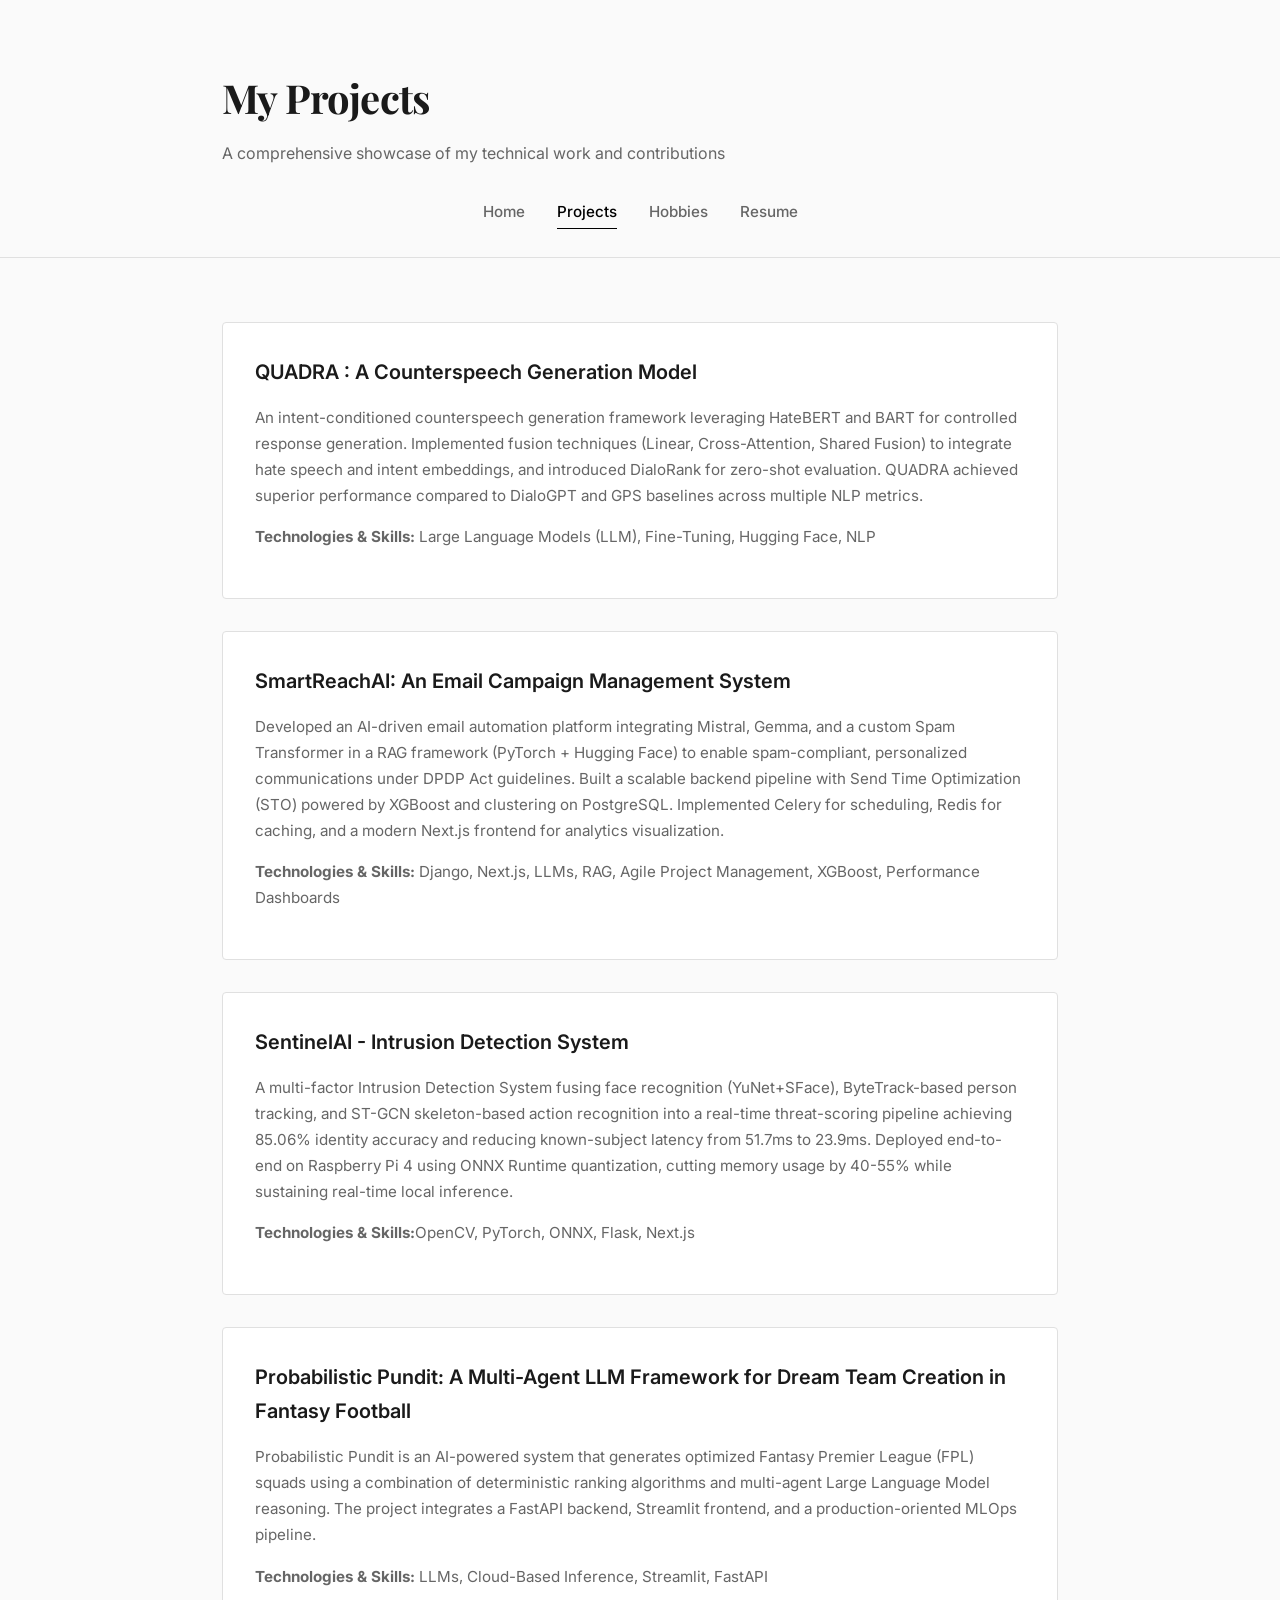
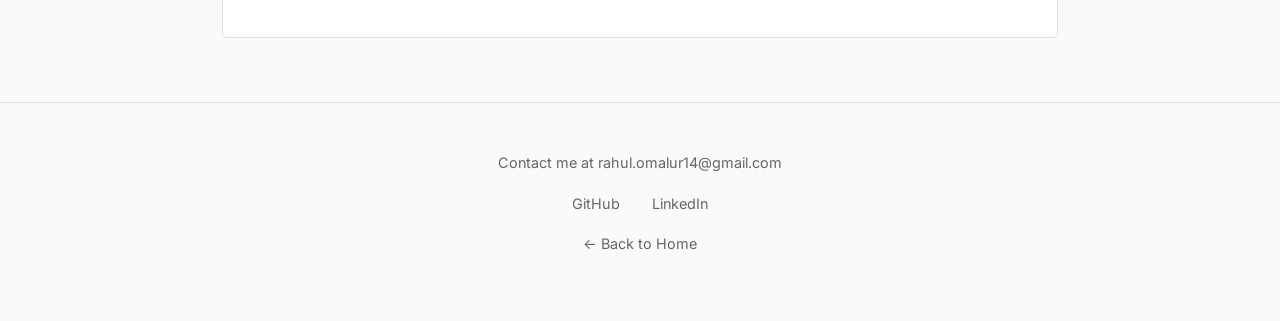
<file: projects.html>
<!DOCTYPE html>
<html lang="en">

<head>
    <meta charset="UTF-8">
    <meta name="viewport" content="width=device-width, initial-scale=1.0">
    <title>Projects | Rahul Ramesh Omalur</title>
    <link rel="preconnect" href="https://fonts.googleapis.com">
    <link rel="preconnect" href="https://fonts.gstatic.com" crossorigin>
    <link
        href="https://fonts.googleapis.com/css2?family=Inter:wght@400;500;600;700&family=Playfair+Display:wght@600;700&display=swap"
        rel="stylesheet">
    <link rel="stylesheet" href="assets/css/style.css">
    <style>
        /* Make entire card clickable */
        .project-card {
            cursor: pointer;
            transition: transform 0.2s ease, box-shadow 0.2s ease;
        }

        .project-card:hover {
            transform: translateY(-5px);
            box-shadow: 0 8px 20px rgba(0, 0, 0, 0.15);
        }
    </style>
</head>

<body>
    <header>
        <div class="container">
            <h1>My Projects</h1>
            <p>A comprehensive showcase of my technical work and contributions</p>
            <nav class="main-nav">
                <a href="index.html" class="nav-link">Home</a>
                <a href="projects.html" class="nav-link active">Projects</a>
                <a href="hobbies.html" class="nav-link">Hobbies</a>
                <a href="resume.html" class="nav-link">Resume</a>
            </nav>
        </div>
    </header>

    <main class="container">
        <section class="projects-grid">

            <div class="project-card" onclick="location.href='https://github.com/NLP-2025/NLP-Project-CounterSpeech'">
                <h2>QUADRA : A Counterspeech Generation Model</h2>
                <p>
                    An intent-conditioned counterspeech generation framework leveraging HateBERT
                    and BART for controlled response generation.
                    Implemented fusion techniques (Linear, Cross-Attention, Shared Fusion) to integrate hate speech and
                    intent embeddings, and introduced DialoRank for zero-shot evaluation.
                    QUADRA achieved superior performance compared to DialoGPT and GPS baselines across multiple NLP
                    metrics.
                </p>
                <p><b>Technologies & Skills:</b> Large Language Models (LLM), Fine-Tuning, Hugging Face, NLP</p>
            </div>

            <div class="project-card" onclick="location.href='https://github.com/SDOS-2025/SmartReach-AI'">
                <h2>SmartReachAI: An Email Campaign Management System</h2>
                <p>
                    Developed an AI-driven email automation platform integrating Mistral, Gemma, and a custom Spam
                    Transformer in a RAG framework (PyTorch + Hugging Face) to enable spam-compliant, personalized
                    communications under DPDP Act guidelines.
                    Built a scalable backend pipeline with Send Time Optimization (STO) powered by XGBoost and
                    clustering on PostgreSQL.
                    Implemented Celery for scheduling, Redis for caching, and a modern Next.js frontend for analytics
                    visualization.
                </p>
                <p><b>Technologies & Skills:</b> Django, Next.js, LLMs, RAG, Agile Project Management, XGBoost,
                    Performance Dashboards</p>
            </div>

            <div class="project-card" onclick="location.href=''">
                <h2>SentinelAI - Intrusion Detection System</h2>
                <p>
                    A multi-factor Intrusion Detection System fusing face recognition (YuNet+SFace), ByteTrack-based
                    person tracking, and ST-GCN skeleton-based action recognition into a real-time threat-scoring
                    pipeline achieving 85.06% identity accuracy and reducing known-subject latency from 51.7ms to
                    23.9ms.
                    Deployed end-to-end on Raspberry Pi 4 using ONNX Runtime quantization, cutting memory usage by
                    40-55% while sustaining real-time local inference.
                </p>
                <p><b>Technologies & Skills:</b>OpenCV, PyTorch, ONNX, Flask, Next.js</p>
            </div>

            <div class="project-card" onclick="location.href='https://github.com/Rahul14052004/probabilistic-pundit'">
                <h2>Probabilistic Pundit: A Multi-Agent LLM Framework for Dream Team Creation in Fantasy Football
                </h2>
                <p>
                    Probabilistic Pundit is an AI-powered system that generates optimized Fantasy Premier League (FPL)
                    squads using a combination of deterministic ranking algorithms and multi-agent Large Language Model
                    reasoning. The project integrates a FastAPI backend, Streamlit frontend, and a production-oriented
                    MLOps pipeline.
                </p>
                <p><b>Technologies & Skills:</b> LLMs, Cloud-Based Inference, Streamlit, FastAPI</p>
            </div>

        </section>
    </main>

    <footer>
        <div class="container">
            <div class="footer-content">
                <p>Contact me at <a href="mailto:rahul.omalur14@gmail.com"
                        class="footer__link">rahul.omalur14@gmail.com</a></p>
                <div class="social-links">
                    <a href="https://github.com/Rahul14052004" target="_blank" class="footer__link">GitHub</a>
                    <a href="https://www.linkedin.com/in/rahul-omalur-1a7716285/" target="_blank"
                        class="footer__link">LinkedIn</a>
                </div>
                <p><a href="index.html" class="footer__link">← Back to Home</a></p>
            </div>
        </div>
    </footer>
</body>

</html>
</file>
<file: assets/css/style.css>
/* ===================================
   MINIMALIST PORTFOLIO STYLESHEET
   =================================== */

/* Reset & Base Styles */
* {
    margin: 0;
    padding: 0;
    box-sizing: border-box;
}

:root {
    --color-bg: #fafafa;
    --color-text: #1a1a1a;
    --color-text-light: #666;
    --color-accent: #000;
    --color-border: #e0e0e0;
    --color-card: #fff;
    --font-main: 'Inter', -apple-system, BlinkMacSystemFont, sans-serif;
    --font-display: 'Playfair Display', serif;
    --transition: all 0.3s cubic-bezier(0.4, 0, 0.2, 1);
}

body {
    font-family: var(--font-main);
    background: var(--color-bg);
    color: var(--color-text);
    line-height: 1.7;
    font-size: 16px;
    -webkit-font-smoothing: antialiased;
}

/* Container */
.container {
    max-width: 900px;
    margin: 0 auto;
    padding: 0 2rem;
}

/* Header */
header {
    padding: 4rem 0 2rem;
    border-bottom: 1px solid var(--color-border);
    margin-bottom: 4rem;
}

.header-center {
    text-align: center;
}

header h1 {
    font-family: var(--font-display);
    font-size: 2.5rem;
    font-weight: 700;
    margin-bottom: 0.5rem;
    letter-spacing: -0.02em;
}

header p {
    color: var(--color-text-light);
    font-size: 1rem;
    margin-bottom: 2rem;
}

/* Profile Picture */
.header-profile-pic {
    width: 120px;
    height: 120px;
    border-radius: 50%;
    object-fit: cover;
    margin-bottom: 1.5rem;
    border: 3px solid var(--color-accent);
}

/* Navigation */
.main-nav {
    display: flex;
    gap: 2rem;
    justify-content: center;
    flex-wrap: wrap;
}

.nav-link {
    color: var(--color-text-light);
    text-decoration: none;
    font-size: 0.95rem;
    font-weight: 500;
    transition: var(--transition);
    position: relative;
}

.nav-link:hover {
    color: var(--color-accent);
}

.nav-link.active {
    color: var(--color-accent);
}

.nav-link.active::after {
    content: '';
    position: absolute;
    bottom: -4px;
    left: 0;
    width: 100%;
    height: 1px;
    background: var(--color-accent);
}

/* Main Content */
main {
    margin-bottom: 6rem;
}

/* Sections */
section {
    margin-bottom: 4rem;
}

section h2 {
    font-family: var(--font-display);
    font-size: 1.75rem;
    margin-bottom: 1.5rem;
    font-weight: 600;
}

section h3 {
    font-size: 1.1rem;
    font-weight: 600;
    margin-bottom: 0.5rem;
}

/* About Section */
.about-content {
    max-width: 700px;
}

.about-text p {
    margin-bottom: 1rem;
    color: var(--color-text-light);
}

/* Education Cards */
.education-card {
    display: flex;
    flex-direction: column;
    gap: 2rem;
}

.education-item {
    display: flex;
    gap: 1.5rem;
    padding-bottom: 2rem;
    border-bottom: 1px solid var(--color-border);
}

.education-item:last-child {
    border-bottom: none;
    padding-bottom: 0;
}

.education-logo {
    width: 60px;
    height: 60px;
    object-fit: contain;
    flex-shrink: 0;
}

.education-item p {
    color: var(--color-text-light);
    font-size: 0.95rem;
    margin-bottom: 0.5rem;
}

/* Timeline (Experience) */
.timeline {
    position: relative;
    padding-left: 2rem;
}

.timeline::before {
    content: '';
    position: absolute;
    left: 0;
    top: 0;
    bottom: 0;
    width: 2px;
    background: var(--color-border);
}

.timeline-item {
    position: relative;
    margin-bottom: 3rem;
}

.timeline-item::before {
    content: '';
    position: absolute;
    left: -2.4rem;
    top: 0.5rem;
    width: 10px;
    height: 10px;
    border-radius: 50%;
    background: var(--color-accent);
    border: 2px solid var(--color-bg);
}

.timeline-content h3 {
    font-size: 1.15rem;
    margin-bottom: 0.25rem;
}

.role {
    display: block;
    color: var(--color-text-light);
    font-size: 0.95rem;
    margin-bottom: 0.25rem;
}

.date {
    display: block;
    color: var(--color-text-light);
    font-size: 0.85rem;
    margin-bottom: 1rem;
}

.details ul {
    list-style: none;
    padding-left: 0;
}

.details li {
    color: var(--color-text-light);
    font-size: 0.95rem;
    margin-bottom: 0.5rem;
    padding-left: 1.25rem;
    position: relative;
}

.details li::before {
    content: '−';
    position: absolute;
    left: 0;
    color: var(--color-accent);
}

.project-subitem {
    margin-top: 1.5rem;
    padding-top: 1.5rem;
    border-top: 1px solid var(--color-border);
}

.project-subitem:first-child {
    margin-top: 1rem;
    padding-top: 1rem;
}

/* Volunteering */
.volunteer-card {
    display: flex;
    flex-direction: column;
    gap: 2rem;
}

.volunteer-header {
    display: flex;
    gap: 1.5rem;
    align-items: flex-start;
}

.volunteer-logo {
    width: 50px;
    height: 50px;
    object-fit: contain;
    flex-shrink: 0;
}

.volunteer-header p {
    color: var(--color-text-light);
    font-size: 0.9rem;
}

.volunteer-body {
    color: var(--color-text-light);
    font-size: 0.95rem;
    padding-bottom: 2rem;
    border-bottom: 1px solid var(--color-border);
}

.volunteer-card .volunteer-body:last-child {
    border-bottom: none;
    padding-bottom: 0;
}

/* Projects Grid */
.projects-grid {
    display: grid;
    gap: 2rem;
}

.project-card {
    background: var(--color-card);
    padding: 2rem;
    border: 1px solid var(--color-border);
    border-radius: 4px;
    cursor: pointer;
    transition: var(--transition);
}

.project-card:hover {
    transform: translateY(-2px);
    box-shadow: 0 8px 24px rgba(0, 0, 0, 0.08);
}

.project-card h2 {
    font-size: 1.25rem;
    margin-bottom: 1rem;
    font-family: var(--font-main);
}

.project-card p {
    color: var(--color-text-light);
    font-size: 0.95rem;
    margin-bottom: 1rem;
}

/* Experiments Section */
.experiments-grid {
    display: grid;
    grid-template-columns: repeat(auto-fit, minmax(300px, 1fr));
    gap: 1.5rem;
}

.experiment-card {
    background: var(--card-bg);
    padding: 1.5rem;
    border-radius: 8px;
    border: 1px solid var(--border);
    transition: all 0.3s ease;
    display: flex;
    flex-direction: column;
    justify-content: space-between;
}

.experiment-card:hover {
    transform: translateY(-4px);
    box-shadow: 0 8px 24px rgba(0, 0, 0, 0.08);
    border-color: var(--accent);
}

.experiment-card h3 {
    font-size: 1.1rem;
    margin-bottom: 0.75rem;
}

.experiment-card p {
    font-size: 0.9rem;
    margin-bottom: 1.5rem;
    flex-grow: 1;
}

.experiment-link {
    color: var(--accent);
    text-decoration: none;
    font-weight: 600;
    font-size: 0.85rem;
    display: inline-flex;
    align-items: center;
    gap: 0.4rem;
    transition: gap 0.2s ease;
}

.experiment-link:hover {
    gap: 0.6rem;
}
/* Resume Page */
.resume-section {
    margin-bottom: 3rem;
}

.resume-download {
    background: var(--color-card);
    padding: 2rem;
    border: 1px solid var(--color-border);
    border-radius: 4px;
    text-align: center;
}

.resume-download p {
    color: var(--color-text-light);
    margin-bottom: 1.5rem;
}

.resume-download-btn {
    display: inline-block;
    background: var(--color-accent);
    color: #fff;
    padding: 0.875rem 2rem;
    text-decoration: none;
    border-radius: 4px;
    font-weight: 500;
    transition: var(--transition);
}

.resume-download-btn:hover {
    background: #333;
    transform: translateY(-1px);
}

.resume-overview {
    display: grid;
    grid-template-columns: repeat(auto-fit, minmax(250px, 1fr));
    gap: 2rem;
}

.overview-item {
    padding: 1.5rem;
    background: var(--color-card);
    border: 1px solid var(--color-border);
    border-radius: 4px;
}

.overview-item h3 {
    font-size: 1rem;
    margin-bottom: 0.5rem;
    color: var(--color-accent);
}

.overview-item p {
    color: var(--color-text-light);
    font-size: 0.9rem;
}

.overview-item a {
    color: var(--color-accent);
    text-decoration: none;
}

.overview-item a:hover {
    text-decoration: underline;
}

/* Footer */
footer {
    border-top: 1px solid var(--color-border);
    padding: 3rem 0;
    margin-top: 4rem;
}

.footer-content {
    text-align: center;
    color: var(--color-text-light);
    font-size: 0.9rem;
}

.footer-content p {
    margin-bottom: 1rem;
}

.social-links {
    display: flex;
    gap: 2rem;
    justify-content: center;
    margin-bottom: 1rem;
}

.footer__link {
    color: var(--color-text-light);
    text-decoration: none;
    transition: var(--transition);
}

.footer__link:hover {
    color: var(--color-accent);
}

/* Responsive Design */
@media (max-width: 768px) {
    .container {
        padding: 0 1.5rem;
    }

    header {
        padding: 3rem 0 1.5rem;
        margin-bottom: 3rem;
    }

    header h1 {
        font-size: 2rem;
    }

    .main-nav {
        gap: 1.5rem;
    }

    .education-item {
        flex-direction: column;
        gap: 1rem;
    }

    .timeline {
        padding-left: 1.5rem;
    }

    .resume-overview {
        grid-template-columns: 1fr;
    }

    .social-links {
        flex-direction: column;
        gap: 0.5rem;
    }
}

/* Print Styles */
@media print {
    header, footer, .main-nav {
        display: none;
    }
}
</file>
